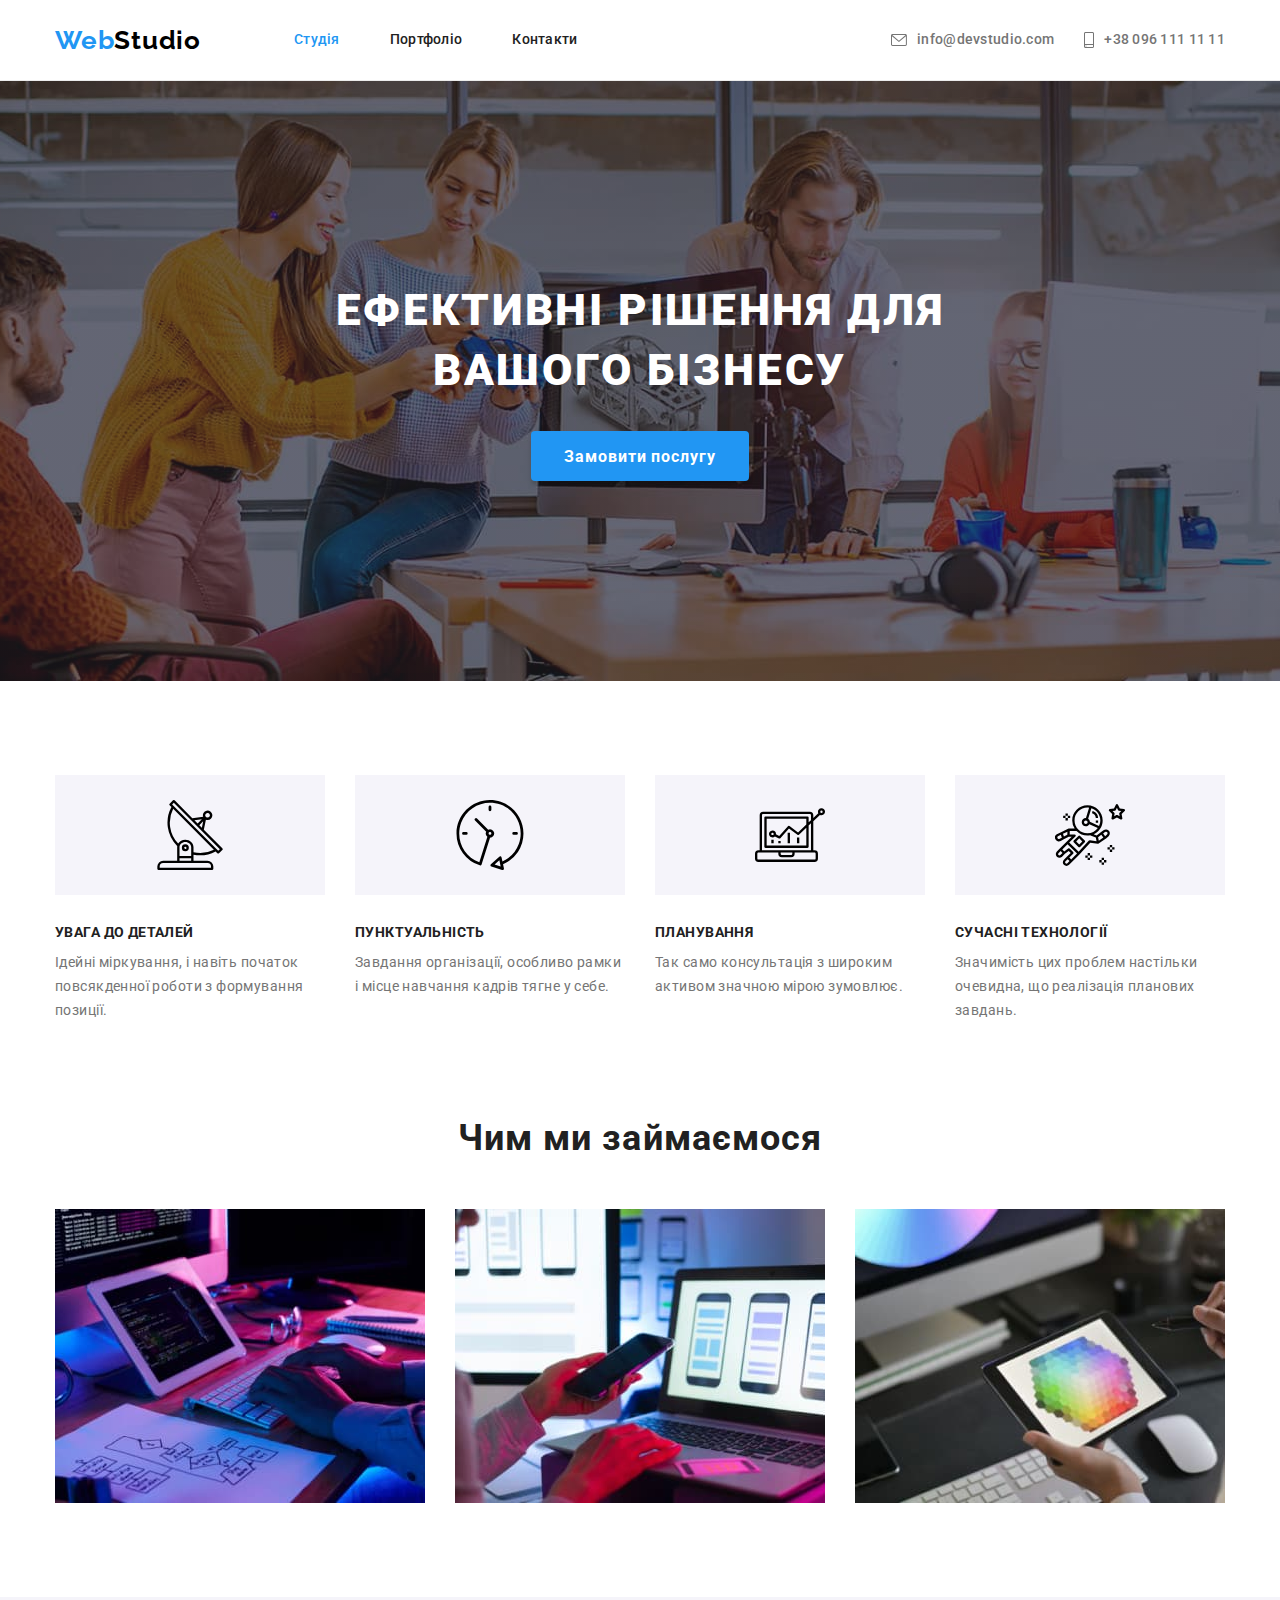
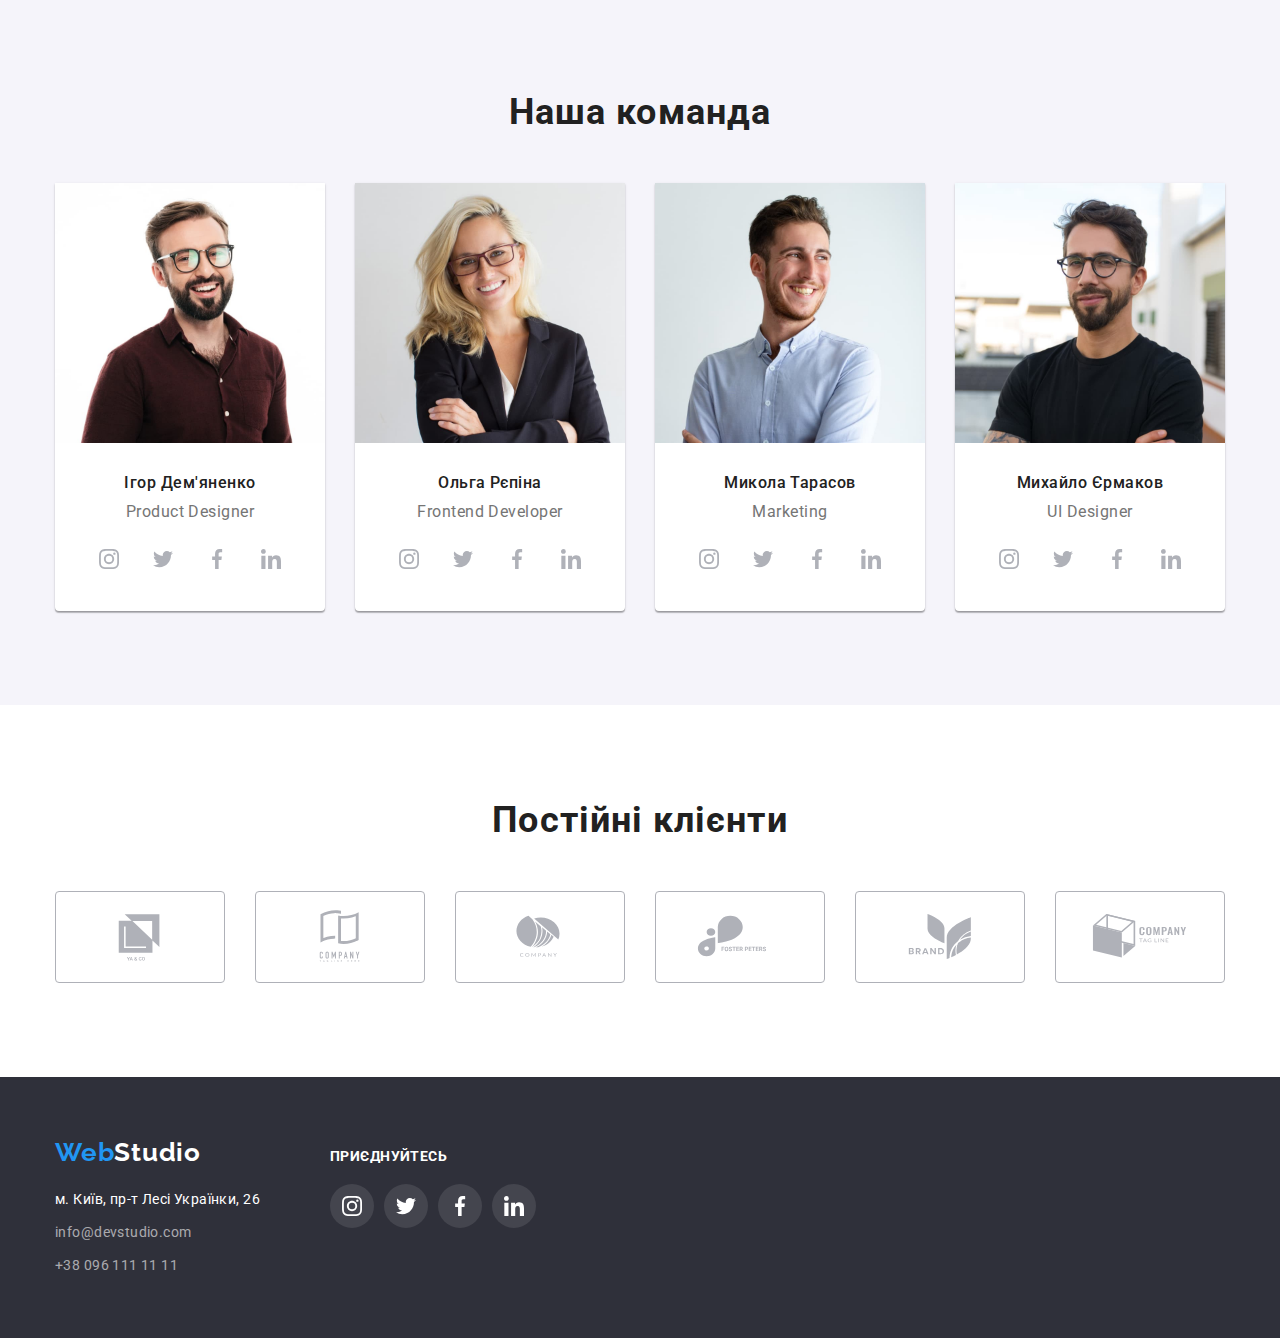
<file: index.html>
<!DOCTYPE html>
<html lang="uk">
  <head>
    <meta charset="UTF-8" />
    <meta http-equiv="X-UA-Compatible" content="IE=edge" />
    <meta name="viewport" content="width=device-width, initial-scale=1.0" />
    <title>WebStudio</title>
    <link rel="preconnect" href="https://fonts.googleapis.com" />
    <link rel="preconnect" href="https://fonts.gstatic.com" crossorigin />
    <link href="https://fonts.googleapis.com/css2?family=Raleway:wght@700&family=Roboto:wght@400;500;700;900&display=swap" rel="stylesheet" />
    <link rel="stylesheet" href="./css/modern-normalize.css" />
    <link rel="stylesheet" href="./css/style.css" />
  </head>

  <body>
    <header class="header">
      <!--Навігація -->
      <div class="nav container">
        <a href="./index.html" class="logo link">Web<span class="last-word">Studio</span></a>
        <nav class="nav">
          <ul class="nav-list list">
            <li class="item">
              <a href="./index.html" class="link current">Студія</a>
            </li>
            <li class="item">
              <a href="./portfolio.html" class="link">Портфоліо</a>
            </li>
            <li class="item">
              <a href="" class="link">Контакти</a>
            </li>
          </ul>
        </nav>
        <ul class="contact-list list">
          <li class="item">
            <a href="mailto:info@devstudio.com" class="link">
              <svg class="contact-list-icon" width="16" height="12">
                <use href="./images/sprite.svg#envelope"></use>
              </svg>
              <p>info@devstudio.com</p></a
            >
          </li>
          <li class="item">
            <a href="tel:+380961111111" class="link">
              <svg class="contact-list-icon" width="10" height="16">
                <use href="./images/sprite.svg#smartphone"></use>
              </svg>
              <p>+38 096 111 11 11</p></a
            >
          </li>
        </ul>
      </div>
    </header>
    <main>
      <!--Герой-->
      <section class="hero-section">
        <div class="container">
          <h1 class="hero-title">Ефективні рішення для вашого бізнесу</h1>
          <button type="button" class="hero-button">Замовити послугу</button>
        </div>
      </section>
      <!--Наші переваги-->
      <section class="section">
        <div class="advantage container">
          <h2 class="visually-hidden">Наші переваги</h2>
          <ul class="feature-list list">
            <li class="item">
              <div class="feature-list-theme">
                <svg class="feature-list-icon" width="70" height="70">
                  <use href="./images/sprite.svg#antenna"></use>
                </svg>
              </div>
              <h3 class="title">Увага до деталей</h3>
              <p class="text">Ідейні міркування, і навіть початок повсякденної роботи з формування позиції.</p>
            </li>
            <li class="item">
              <div class="feature-list-theme">
                <svg class="feature-list-icon" width="70" height="70">
                  <use href="./images/sprite.svg#clock"></use>
                </svg>
              </div>
              <h3 class="title">Пунктуальність</h3>
              <p class="text">Завдання організації, особливо рамки і місце навчання кадрів тягне у себе.</p>
            </li>
            <li class="item">
              <div class="feature-list-theme">
                <svg class="feature-list-icon" width="70" height="70">
                  <use href="./images/sprite.svg#diagram"></use>
                </svg>
              </div>
              <h3 class="title">Планування</h3>
              <p class="text">Так само консультація з широким активом значною мірою зумовлює.</p>
            </li>
            <li class="item">
              <div class="feature-list-theme">
                <svg class="feature-list-icon" width="70" height="70">
                  <use href="./images/sprite.svg#astronaut"></use>
                </svg>
              </div>
              <h3 class="title">Сучасні технології</h3>
              <p class="text">Значимість цих проблем настільки очевидна, що реалізація планових завдань.</p>
            </li>
          </ul>
        </div>
      </section>
      <!--Чим ми займаємося-->
      <section class="section neighborhood no-padding">
        <div class="activity container">
          <h2 class="section-title">Чим ми займаємося</h2>
          <ul class="activity-list list">
            <li class="item">
              <img class="img" src="./images/activity/img1.jpg" alt="нотатка на папері" width="370" />
            </li>
            <li class="item">
              <img class="img" src="./images/activity/img2.jpg" alt="нотатка на ноутбуці" width="370" />
            </li>
            <li class="item">
              <img class="img" src="./images/activity/img3.jpg" alt="нотатка на планшеті" width="370" />
            </li>
          </ul>
        </div>
      </section>
      <!--Наша команда-->
      <section class="section neighbor team">
        <div class="container">
          <h2 class="section-title">Наша команда</h2>
          <ul class="team-list list">
            <li class="item">
              <img class="img" src="./images/team/team1.jpg" alt="Ігор Дем'яненко" width="270" />
              <div class="item-list">
                <h3 class="title">Ігор Дем'яненко</h3>
                <p class="text">Product Designer</p>
                <ul class="socials-list list">
                  <li class="social-item">
                    <a href="https://www.instagram.com" class="team-socials-link link" target="_blank" rel="nofollow noopener noreferrer" aria-label="Instagram icon">
                      <svg class="social-icon" width="20" height="20">
                        <use href="./images/sprite.svg#instagram"></use>
                      </svg>
                    </a>
                  </li>
                  <li class="social-item">
                    <a href="https://twitter.com" class="team-socials-link link" target="_blank" rel="nofollow noopener noreferrer" aria-label="Twitter icon">
                      <svg class="social-icon" width="20" height="20">
                        <use href="./images/sprite.svg#twitter"></use>
                      </svg>
                    </a>
                  </li>
                  <li class="social-item">
                    <a href="https://www.facebook.com" class="team-socials-link link" target="_blank" rel="nofollow noopener noreferrer" aria-label="Facebook icon">
                      <svg class="social-icon" width="20" height="20">
                        <use href="./images/sprite.svg#facebook"></use>
                      </svg>
                    </a>
                  </li>
                  <li class="social-item">
                    <a href="https://pl.linkedin.com" class="team-socials-link link" target="_blank" rel="nofollow noopener noreferrer" aria-label="Linkedin icon">
                      <svg class="social-icon" width="20" height="20">
                        <use href="./images/sprite.svg#linkedin"></use>
                      </svg>
                    </a>
                  </li>
                </ul>
              </div>
            </li>
            <li class="item">
              <img class="img" src="./images/team/team2.jpg" alt="Ольга Рєпіна" width="270" />
              <div class="item-list">
                <h3 class="title">Ольга Рєпіна</h3>
                <p class="text">Frontend Developer</p>
                <ul class="socials-list list">
                  <li class="social-item">
                    <a href="https://www.instagram.com" class="team-socials-link link" target="_blank" rel="nofollow noopener noreferrer" aria-label="Instagram">
                      <svg class="social-icon" width="20" height="20">
                        <use href="./images/sprite.svg#instagram"></use>
                      </svg>
                    </a>
                  </li>
                  <li class="social-item">
                    <a href="https://twitter.com" class="team-socials-link link" target="_blank" rel="nofollow noopener noreferrer" aria-label="Instagram">
                      <svg class="social-icon" width="20" height="20">
                        <use href="./images/sprite.svg#twitter"></use>
                      </svg>
                    </a>
                  </li>
                  <li class="social-item">
                    <a href="https://www.facebook.com" class="team-socials-link link" target="_blank" rel="nofollow noopener noreferrer" aria-label="Instagram">
                      <svg class="social-icon" width="20" height="20">
                        <use href="./images/sprite.svg#facebook"></use>
                      </svg>
                    </a>
                  </li>
                  <li class="social-item">
                    <a href="https://pl.linkedin.com" class="team-socials-link link" target="_blank" rel="nofollow noopener noreferrer" aria-label="Instagram">
                      <svg class="social-icon" width="20" height="20">
                        <use href="./images/sprite.svg#linkedin"></use>
                      </svg>
                    </a>
                  </li>
                </ul>
              </div>
            </li>
            <li class="item">
              <img class="img" src="./images/team/team3.jpg" alt="Микола Тарасов" width="270" />
              <div class="item-list">
                <h3 class="title">Микола Тарасов</h3>
                <p class="text">Marketing</p>
                <ul class="socials-list list">
                  <li class="social-item">
                    <a href="https://www.instagram.com" class="team-socials-link link" target="_blank" rel="nofollow noopener noreferrer" aria-label="Instagram">
                      <svg class="social-icon" width="20" height="20">
                        <use href="./images/sprite.svg#instagram"></use>
                      </svg>
                    </a>
                  </li>
                  <li class="social-item">
                    <a href="https://twitter.com" class="team-socials-link link" target="_blank" rel="nofollow noopener noreferrer" aria-label="Instagram">
                      <svg class="social-icon" width="20" height="20">
                        <use href="./images/sprite.svg#twitter"></use>
                      </svg>
                    </a>
                  </li>
                  <li class="social-item">
                    <a href="https://www.facebook.com" class="team-socials-link link" target="_blank" rel="nofollow noopener noreferrer" aria-label="Instagram">
                      <svg class="social-icon" width="20" height="20">
                        <use href="./images/sprite.svg#facebook"></use>
                      </svg>
                    </a>
                  </li>
                  <li class="social-item">
                    <a href="https://pl.linkedin.com" class="team-socials-link link" target="_blank" rel="nofollow noopener noreferrer" aria-label="Instagram">
                      <svg class="social-icon" width="20" height="20">
                        <use href="./images/sprite.svg#linkedin"></use>
                      </svg>
                    </a>
                  </li>
                </ul>
              </div>
            </li>
            <li class="item">
              <img class="img" src="./images/team/team4.jpg" alt="Михайло Єрмаков" width="270" />
              <div class="item-list">
                <h3 class="title">Михайло Єрмаков</h3>
                <p class="text">UI Designer</p>
                <ul class="socials-list list">
                  <li class="social-item">
                    <a href="https://www.instagram.com" class="team-socials-link link" target="_blank" rel="nofollow noopener noreferrer" aria-label="Instagram">
                      <svg class="social-icon" width="20" height="20">
                        <use href="./images/sprite.svg#instagram"></use>
                      </svg>
                    </a>
                  </li>
                  <li class="social-item">
                    <a href="https://twitter.com" class="team-socials-link link" target="_blank" rel="nofollow noopener noreferrer" aria-label="Instagram">
                      <svg class="social-icon" width="20" height="20">
                        <use href="./images/sprite.svg#twitter"></use>
                      </svg>
                    </a>
                  </li>
                  <li class="social-item">
                    <a href="https://www.facebook.com" class="team-socials-link link" target="_blank" rel="nofollow noopener noreferrer" aria-label="Instagram">
                      <svg class="social-icon" width="20" height="20">
                        <use href="./images/sprite.svg#facebook"></use>
                      </svg>
                    </a>
                  </li>
                  <li class="social-item">
                    <a href="https://pl.linkedin.com" class="team-socials-link link" target="_blank" rel="nofollow noopener noreferrer" aria-label="Instagram">
                      <svg class="social-icon" width="20" height="20">
                        <use href="./images/sprite.svg#linkedin"></use>
                      </svg>
                    </a>
                  </li>
                </ul>
              </div>
            </li>
          </ul>
        </div>
      </section>
      <!-- Постійні клієнти -->
      <section class="section neighbor">
        <div class="container">
          <h2 class="section-title">Постійні клієнти</h2>
          <ul class="clients-list list">
            <li class="clients-list-item">
              <a href="#" class="clients-link link" target="_blank" rel="nofollow noopener noreferrer" aria-label="Clients company icon">
                <svg class="clients-icon" width="106" height="60">
                  <use href="./images/sprite.svg#clients-logo-1"></use>
                </svg>
              </a>
            </li>
            <li class="clients-list-item">
              <a href="#" class="clients-link link" target="_blank" rel="nofollow noopener noreferrer" aria-label="Clients company icon">
                <svg class="clients-icon" width="106" height="60">
                  <use href="./images/sprite.svg#clients-logo-2"></use>
                </svg>
              </a>
            </li>
            <li class="clients-list-item">
              <a href="#" class="clients-link link" target="_blank" rel="nofollow noopener noreferrer" aria-label="Clients company icon">
                <svg class="clients-icon" width="106" height="60">
                  <use href="./images/sprite.svg#clients-logo-3"></use>
                </svg>
              </a>
            </li>
            <li class="clients-list-item">
              <a href="#" class="clients-link link" target="_blank" rel="nofollow noopener noreferrer" aria-label="Clients company icon">
                <svg class="clients-icon" width="106" height="60">
                  <use href="./images/sprite.svg#clients-logo-4"></use>
                </svg>
              </a>
            </li>
            <li class="clients-list-item">
              <a href="#" class="clients-link link" target="_blank" rel="nofollow noopener noreferrer" aria-label="Clients company icon">
                <svg class="clients-icon" width="106" height="60">
                  <use href="./images/sprite.svg#clients-logo-5"></use>
                </svg>
              </a>
            </li>
            <li class="clients-list-item">
              <a href="#" class="clients-link link" target="_blank" rel="nofollow noopener noreferrer" aria-label="Clients company icon">
                <svg class="clients-icon" width="106" height="60">
                  <use href="./images/sprite.svg#clients-logo-6"></use>
                </svg>
              </a>
            </li>
          </ul>
        </div>
      </section>
    </main>
    <!--Підвал-->
    <footer class="footer">
      <div class="container">
        <div>
          <a href="./index.html" class="footer-logo logo link">Web<span class="last-word">Studio</span></a>
          <address>
            <ul class="footer-list list">
              <li class="item">
                <a href="https://goo.gl/maps/ds5fiVd6XjCEJLPA6" class="footer-map-link link" target="_blank" rel="noopener noreferrer nofollow">м. Київ, пр-т Лесі Українки, 26</a>
              </li>
              <li class="item">
                <a href="mailto:info@devstudio.com" class="footer-link link">info@devstudio.com</a>
              </li>
              <li class="item">
                <a href="tel:+380961111111" class="footer-link link">+38 096 111 11 11</a>
              </li>
            </ul>
          </address>
        </div>
        <div class="footer-social">
          <p class="text"><strong>ПРИЄДНУЙТЕСЬ</strong></p>
          <ul class="socials-list list">
            <li class="social-item">
              <a href="https://www.instagram.com" class="footer-socials-link link" target="_blank" rel="nofollow noopener noreferrer" aria-label="Instagram icon">
                <svg class="social-icon" width="20" height="20">
                  <use href="./images/sprite.svg#instagram"></use>
                </svg>
              </a>
            </li>
            <li class="social-item">
              <a href="https://twitter.com" class="footer-socials-link link" target="_blank" rel="nofollow noopener noreferrer" aria-label="Twitter icon">
                <svg class="social-icon" width="20" height="20">
                  <use href="./images/sprite.svg#twitter"></use>
                </svg>
              </a>
            </li>
            <li class="social-item">
              <a href="https://www.facebook.com" class="footer-socials-link link" target="_blank" rel="nofollow noopener noreferrer" aria-label="Facebook icon">
                <svg class="social-icon" width="20" height="20">
                  <use href="./images/sprite.svg#facebook"></use>
                </svg>
              </a>
            </li>
            <li class="social-item">
              <a href="https://pl.linkedin.com" class="footer-socials-link link" target="_blank" rel="nofollow noopener noreferrer" aria-label="Linkedin icon">
                <svg class="social-icon" width="20" height="20">
                  <use href="./images/sprite.svg#linkedin"></use>
                </svg>
              </a>
            </li>
          </ul>
        </div>
      </div>
    </footer>
  </body>
</html>
</file>
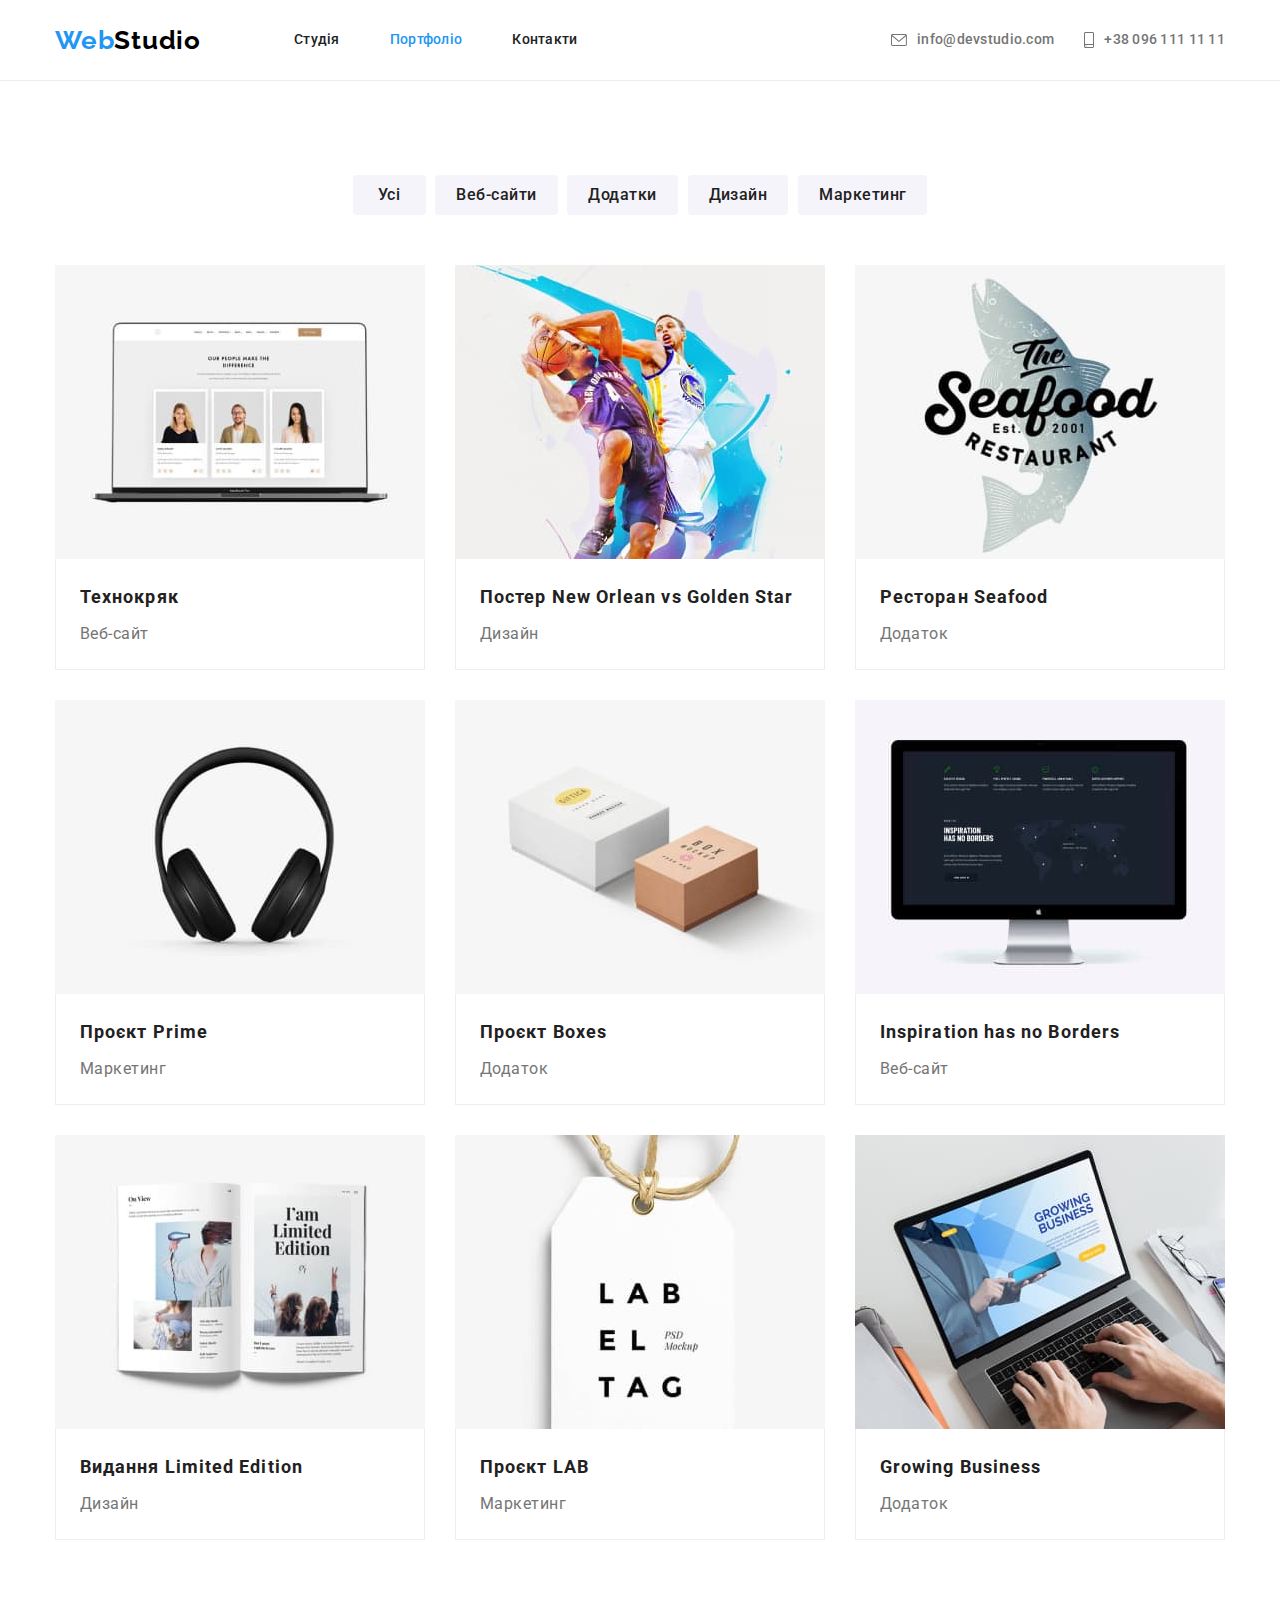
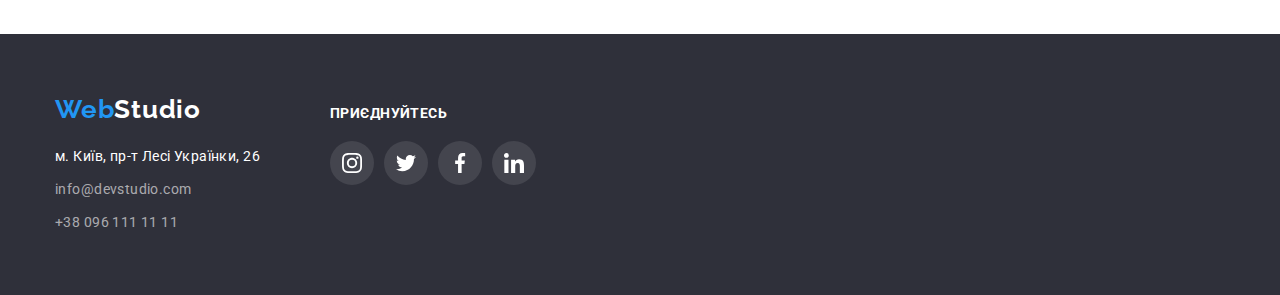
<file: portfolio.html>
<!DOCTYPE html>
<html lang="uk">
  <head>
    <meta charset="UTF-8" />
    <meta http-equiv="X-UA-Compatible" content="IE=edge" />
    <meta name="viewport" content="width=device-width, initial-scale=1.0" />
    <title>WebStudio</title>
    <link rel="preconnect" href="https://fonts.googleapis.com" />
    <link rel="preconnect" href="https://fonts.gstatic.com" crossorigin />
    <link href="https://fonts.googleapis.com/css2?family=Raleway:wght@700&family=Roboto:wght@400;500;700;900&display=swap" rel="stylesheet" />
    <link rel="stylesheet" href="./css/modern-normalize.css" />
    <link rel="stylesheet" href="./css/style.css" />
  </head>
  <body>
    <header class="header">
      <!--Навігація -->
      <div class="nav container">
        <a href="./index.html" class="logo link">Web<span class="last-word">Studio</span></a>
        <nav class="nav">
          <ul class="nav-list list">
            <li class="item">
              <a href="./index.html" class="link">Студія</a>
            </li>
            <li class="item">
              <a href="./portfolio.html" class="link current">Портфоліо</a>
            </li>
            <li class="item">
              <a href="" class="link">Контакти</a>
            </li>
          </ul>
        </nav>
        <ul class="contact-list list">
          <li class="item">
            <a href="mailto:info@devstudio.com" class="link">
              <svg class="contact-list-icon" width="16" height="12">
                <use href="./images/sprite.svg#envelope"></use>
              </svg>
              <p>info@devstudio.com</p></a
            >
          </li>
          <li class="item">
            <a href="tel:+380961111111" class="link">
              <svg class="contact-list-icon" width="10" height="16">
                <use href="./images/sprite.svg#smartphone"></use>
              </svg>
              <p>+38 096 111 11 11</p></a
            >
          </li>
        </ul>
      </div>
    </header>
    <main>
      <!--Портфоліо-->
      <section class="section">
        <div class="container">
          <h1 class="visually-hidden">Портфоліо</h1>
          <ul class="list-portfolio list">
            <li class="portfolio-item">
              <button type="button" class="button btn">Усі</button>
            </li>
            <li class="portfolio-item">
              <button type="button" class="button btn">Веб-сайти</button>
            </li>
            <li class="portfolio-item">
              <button type="button" class="button btn">Додатки</button>
            </li>
            <li class="portfolio-item">
              <button type="button" class="button btn">Дизайн</button>
            </li>
            <li class="portfolio-item">
              <button type="button" class="button btn">Маркетинг</button>
            </li>
          </ul>
          <ul class="project-list list">
            <li class="project-list-item">
              <a href="" class="project-list-link">
                <img class="img" src="./images/portfolio/imgproject1.jpg" alt="зображення проекту 1" width="370" height="294" />
                <div class="border">
                  <h2 class="project-title">Технокряк</h2>
                  <p class="project-text">Веб-сайт</p>
                </div>
              </a>
            </li>
            <li class="project-list-item">
              <a href="" class="project-list-link">
                <img class="img" src="./images/portfolio/imgproject2.jpg" alt="зображення проекту 2" width="370" height="294" />
                <div class="border">
                  <h2 class="project-title">Постер New Orlean vs Golden Star</h2>
                  <p class="project-text">Дизайн</p>
                </div>
              </a>
            </li>
            <li class="project-list-item">
              <a href="" class="project-list-link">
                <img class="img" src="./images/portfolio/imgproject3.jpg" alt="зображення проекту 3" width="370" height="294" />
                <div class="border">
                  <h2 class="project-title">Ресторан Seafood</h2>
                  <p class="project-text">Додаток</p>
                </div>
              </a>
            </li>
            <li class="project-list-item">
              <a href="" class="project-list-link">
                <img class="img" src="./images/portfolio/imgproject4.jpg" alt="зображення проекту 4" width="370" height="294" />
                <div class="border">
                  <h2 class="project-title">Проєкт Prime</h2>
                  <p class="project-text">Маркетинг</p>
                </div>
              </a>
            </li>
            <li class="project-list-item">
              <a href="" class="project-list-link">
                <img class="img" src="./images/portfolio/imgproject5.jpg" alt="зображення проекту 5" width="370" height="294" />
                <div class="border">
                  <h2 class="project-title">Проєкт Boxes</h2>
                  <p class="project-text">Додаток</p>
                </div>
              </a>
            </li>
            <li class="project-list-item">
              <a href="" class="project-list-link">
                <img class="img" src="./images/portfolio/imgproject6.jpg" alt="зображення проекту 6" width="370" height="294" />
                <div class="border">
                  <h2 class="project-title">Inspiration has no Borders</h2>
                  <p class="project-text">Веб-сайт</p>
                </div>
              </a>
            </li>
            <li class="project-list-item">
              <a href="" class="project-list-link">
                <img class="img" src="./images/portfolio/imgproject7.jpg" alt="зображення проекту 7" width="370" height="294" />
                <div class="border">
                  <h2 class="project-title">Видання Limited Edition</h2>
                  <p class="project-text">Дизайн</p>
                </div>
              </a>
            </li>
            <li class="project-list-item">
              <a href="" class="project-list-link">
                <img class="img" src="./images/portfolio/imgproject8.jpg" alt="зображення проекту 8" width="370" height="294" />
                <div class="border">
                  <h2 class="project-title">Проєкт LAB</h2>
                  <p class="project-text">Маркетинг</p>
                </div>
              </a>
            </li>
            <li class="project-list-item">
              <a href="" class="project-list-link">
                <img class="img" src="./images/portfolio/imgproject9.jpg" alt="зображення проекту 9" width="370" height="294" />
                <div class="border">
                  <h2 class="project-title">Growing Business</h2>
                  <p class="project-text">Додаток</p>
                </div>
              </a>
            </li>
          </ul>
        </div>
      </section>
    </main>
    <footer class="footer">
      <div class="container">
        <div>
          <a href="./index.html" class="footer-logo logo link">Web<span class="last-word">Studio</span></a>
          <address>
            <ul class="footer-list list">
              <li class="item">
                <a href="https://goo.gl/maps/ds5fiVd6XjCEJLPA6" class="footer-map-link link" target="_blank" rel="noopener noreferrer nofollow">м. Київ, пр-т Лесі Українки, 26</a>
              </li>
              <li class="item">
                <a href="mailto:info@devstudio.com" class="footer-link link">info@devstudio.com</a>
              </li>
              <li class="item">
                <a href="tel:+380961111111" class="footer-link link">+38 096 111 11 11</a>
              </li>
            </ul>
          </address>
        </div>
        <div class="footer-social">
          <p class="text"><strong>ПРИЄДНУЙТЕСЬ</strong></p>
          <ul class="socials-list list">
            <li class="social-item">
              <a href="https://www.instagram.com" class="footer-socials-link link" target="_blank" rel="nofollow noopener noreferrer" aria-label="Instagram icon">
                <svg class="social-icon" width="20" height="20">
                  <use href="./images/sprite.svg#instagram"></use>
                </svg>
              </a>
            </li>
            <li class="social-item">
              <a href="https://twitter.com" class="footer-socials-link link" target="_blank" rel="nofollow noopener noreferrer" aria-label="Twitter icon">
                <svg class="social-icon" width="20" height="20">
                  <use href="./images/sprite.svg#twitter"></use>
                </svg>
              </a>
            </li>
            <li class="social-item">
              <a href="https://www.facebook.com" class="footer-socials-link link" target="_blank" rel="nofollow noopener noreferrer" aria-label="Facebook icon">
                <svg class="social-icon" width="20" height="20">
                  <use href="./images/sprite.svg#facebook"></use>
                </svg>
              </a>
            </li>
            <li class="social-item">
              <a href="https://pl.linkedin.com" class="footer-socials-link link" target="_blank" rel="nofollow noopener noreferrer" aria-label="Linkedin icon">
                <svg class="social-icon" width="20" height="20">
                  <use href="./images/sprite.svg#linkedin"></use>
                </svg>
              </a>
            </li>
          </ul>
        </div>
      </div>
    </footer>
  </body>
</html>
</file>
<file: css/style.css>
/* ГОЛОВНІ СТИЛІ */
h1,
h2,
h3,
h4,
h5,
h6,
p {
  margin-top: 0;
  margin-bottom: 0;
}
a {
  margin: 0;
  text-decoration: none;
}
:root {
  --portfolio-border-color: #eeeeee;
  --link-color: #afb1b8;
  --secondary-text-color: #212121;
  --primary-text-color: #757575;
  --white-color: #ffffff;
  --black-color: #000000;
  --footer-text-color: rgba(255, 255, 255, 0.6);
  --accent-color: #2196f3;
  --hero-footer-background-color: #2f303a;
  --team-button-background-color: #f5f4fa;
  --hero-button-background-color: #188ce8;
}

body {
  font-family: 'Roboto', sans-serif;
  color: var(--primary-text-color);
  background-color: var(--white-color);
}

.list {
  padding: 0;
  margin: 0;
  list-style: none;
}

.img {
  display: block;
}

.visually-hidden {
  position: absolute;
  width: 1px;
  height: 1px;
  margin: -1px;
  border: 0;
  padding: 0;
  white-space: nowrap;
  clip-path: inset(100%);
  clip: rect(0 0 0 0);
  overflow: hidden;
}
.container {
  padding-left: 15px;
  padding-right: 15px;
  margin-right: auto;
  margin-left: auto;
  width: 1200px;
}
.neighbor:nth-child(2n) {
  background-color: var(--team-button-background-color);
}

/* ХЕДЕР */

.header {
  border-bottom: 1px solid #ececec;
}

.nav.container {
  display: flex;
  align-items: center;
}

.logo {
  display: block;

  color: var(--accent-color);

  font-family: 'Raleway', sans-serif;
  font-weight: 700;
  font-size: 26px;
  line-height: 1.19;
  letter-spacing: 0.03em;
}

.logo > .last-word {
  color: var(--black-color);
}

.nav-list {
  display: flex;
  margin-left: 93px;
  gap: 50px;
}

.nav-list .link {
  display: block;
  padding-top: 32px;
  padding-bottom: 32px;

  color: var(--secondary-text-color);

  font-weight: 500;
  font-size: 14px;
  line-height: 1.14;
  letter-spacing: 0.02em;
}

.nav-list .link.current {
  color: var(--accent-color);
}

.contact-list {
  display: flex;
  margin-left: auto;
  gap: 30px;
}
.contact-list .link {
  display: flex;
  align-items: center;

  color: var(--primary-text-color);
}
.contact-list-icon {
  margin-right: 10px;

  fill: currentColor;
}

.contact-list .link {
  color: var(--primary-text-color--);

  font-weight: 500;
  font-size: 14px;
  line-height: 1.14;
  letter-spacing: 0.02em;
}

.footer-list .link:hover,
.footer-list .link:focus,
.contact-list .link:hover,
.contact-list .link:focus,
.nav-list .link:hover,
.nav-list .link:focus {
  color: var(--accent-color);
}

/* ГЕРОЙ */
.hero-section {
  padding: 200px 0;
  max-width: 1600px;
  min-height: 600px;
  margin-left: auto;
  margin-right: auto;

  background-color: var(--hero-footer-background-color);
  background-image: linear-gradient(to bottom, rgba(47, 48, 58, 0.4), rgba(47, 48, 58, 0.4)), url('../images/hero-bg.jpg');
  background-repeat: no-repeat;
  background-position: center;
  background-size: cover;

  text-align: center;
}
.hero-title {
  max-width: 696px;
  margin: 0 auto 30px;

  color: var(--white-color);

  font-weight: 900;
  font-size: 44px;
  line-height: 1.36;
  text-align: center;
  letter-spacing: 0.06em;
  text-transform: uppercase;
}
.hero-button {
  display: inline-block;
  padding: 10px 32px;
  border-radius: 4px;
  box-shadow: 0px 4px 4px rgba(0, 0, 0, 0.15);
  border: 1px solid transparent;
  text-align: center;
  min-width: 216px;
  height: 50px;

  color: var(--white-color);
  background: var(--accent-color);

  font-family: inherit;
  font-weight: 700;
  font-size: 16px;
  line-height: 1.87;
  letter-spacing: 0.06em;
}
.hero-button:hover,
.hero-button:focus {
  cursor: pointer;
  background-color: var(--hero-button-background-color);
}
/* ПЕРЕВАГИ*/
.advantage.container {
  justify-content: space-between;
}

.section {
  padding: 94px 0px;
}
.feature-list {
  display: flex;
  gap: 30px;
}
.feature-list > .item {
  width: 270px;
}
.feature-list .title {
  margin-bottom: 10px;

  color: var(--secondary-text-color);

  font-weight: 700;
  font-size: 14px;
  line-height: 1.14;
  letter-spacing: 0.03em;
  text-transform: uppercase;
}
.feature-list .text {
  font-size: 14px;
  line-height: 1.71;
  letter-spacing: 0.03em;
}
.feature-list-theme {
  display: flex;
  align-items: center;
  justify-content: center;
  margin-bottom: 30px;
  height: 120px;
  width: 270px;

  background-color: var(--team-button-background-color);
}
/* ЧИМ МИ ЗАЙМАЄМОСЯ */
.activity.container {
  justify-content: space-between;
}
.activity-list {
  display: flex;
  gap: 30px;
}
.activity-list .img {
  max-width: 100%;
  height: auto;
}
.section.no-padding {
  padding: 0px 0px 94px 0px;
}
.section-title {
  margin-bottom: 50px;

  color: var(--secondary-text-color);

  font-weight: 700;
  font-size: 36px;
  line-height: 1.17;
  text-align: center;
  letter-spacing: 0.03em;
}
/* КОМАНДА */
.team-list {
  display: flex;
  gap: 30px;
  justify-content: space-between;
}
.item-list .title {
  margin-bottom: 10px;

  color: var(--secondary-text-color);

  font-size: 16px;
  font-weight: 500;
}
.team-list > .item {
  box-shadow: 0px 1px 3px rgba(0, 0, 0, 0.12), 0px 1px 1px rgba(0, 0, 0, 0.14), 0px 2px 1px rgba(0, 0, 0, 0.2);
  border-radius: 0px 0px 4px 4px;
  max-width: 270px;

  background-color: var(--white-color);

  font-size: 16px;
  line-height: 1.19;
  text-align: center;
  letter-spacing: 0.03em;
}
.team-list .text {
  margin-bottom: 16px;
}

.team-list .img {
  max-width: 100%;
  height: auto;
}
.item-list {
  padding: 30px 30px;
}
.socials-list {
  display: flex;
  justify-content: center;
  flex-wrap: wrap;
  align-items: center;
  gap: 10px;
}
.team-socials-link {
  display: flex;
  align-items: center;
  justify-content: center;
  width: 44px;
  height: 44px;
  border-radius: 50%;

  color: var(--link-color);
  background-color: var(--white-color);
}
.social-icon {
  fill: currentColor;
}
.team-socials-link:hover,
.team-socials-link:focus {
  color: var(--white-color);
  background-color: var(--accent-color);
}

/* Постійні клієнти */
.clients-list {
  display: flex;
  align-items: center;
  justify-content: center;
  gap: 30px;
}
.clients-link {
  display: flex;
  align-items: center;
  justify-content: center;
  width: 170px;
  height: 92px;

  color: var(--link-color);
  border: 1px solid var(--link-color);
  border-radius: 4px;
}
.clients-icon {
  fill: currentColor;
}
.clients-link:hover,
.clients-link:focus {
  color: var(--accent-color);
  border-color: var(--accent-color);
}

/* ФУТЕР */
.footer {
  padding: 60px 0;

  background: var(--hero-footer-background-color);
}

.footer-logo {
  margin-bottom: 20px;
}

.footer-logo .last-word {
  color: var(--white-color);
}

.footer-link {
  color: var(--footer-text-color);
}

.footer-map-link {
  color: var(--white-color);
}

.footer-list .link {
  display: block;

  font-size: 14px;
  line-height: 1.71;
  letter-spacing: 0.03em;
  font-style: normal;
}
.footer-list > .item:not(:last-child) {
  margin-bottom: 9px;
}
.footer .container {
  display: flex;
  align-items: baseline;
  gap: 70px;
}
.footer-social > .text {
  margin-bottom: 20px;

  color: var(--white-color);

  font-size: 14px;
  line-height: calc(16 / 14);
  letter-spacing: 0.03em;
}
.footer-socials-link {
  display: flex;
  align-items: center;
  justify-content: center;
  width: 44px;
  height: 44px;

  color: var(--white-color);
  background-color: rgba(255, 255, 255, 0.1);
  border-radius: 50%;
}
.footer-socials-link:hover,
.footer-socials-link:focus {
  background-color: var(--accent-color);
}

/* ПОРТФОЛІО */
.list-portfolio {
  display: flex;
  text-align: center;
  width: 575px;
  margin-left: auto;
  margin-right: auto;
  margin-bottom: 50px;
  gap: 8px;
  justify-content: space-between;
}
.portfolio-item > .button {
  display: inline-block;
  padding: 6px 20px;
  border: 1px solid transparent;
  border-radius: 4px;
  min-width: 73px;

  color: var(--secondary-text-color);
  background: var(--team-button-background-color);

  font-family: inherit;
  font-weight: 500;
  font-size: 16px;
  line-height: 1.63;
  letter-spacing: 0.03em;
  text-align: center;
}
.btn:hover,
.btn:focus {
  border-radius: 4px;
  box-shadow: 0px 3px 1px rgba(0, 0, 0, 0.1), 0px 1px 2px rgba(0, 0, 0, 0.08), 0px 2px 2px rgba(0, 0, 0, 0.12);
  cursor: pointer;

  color: var(--white-color);
  background: var(--accent-color);
}
.project-list {
  display: flex;
  flex-wrap: wrap;
  gap: 30px;
}
.project-list-item .project-title {
  margin-bottom: 4px;

  color: var(--secondary-text-color);

  font-weight: 700;
  font-size: 18px;
  line-height: 2;
  letter-spacing: 0.06em;
}
.project-list-item .project-text {
  color: var(--primary-text-color);

  font-size: 16px;
  line-height: 1.88;
  letter-spacing: 0.03em;
}
.project-list-item .img {
  max-width: 100%;
  height: auto;
}
.project-list-item .border {
  padding: 20px 24px;
  border: 1px solid var(--portfolio-border-color);
  border-top: none;
}
.project-list-item {
  flex-basis: calc((100% - 60px) / 3);
}
.project-list-link {
  display: block;
}
.project-list-link:hover,
.project-list-link:focus {
  border: 1px solid var(--portfolio-border-color);
  box-shadow: 0px 1px 1px rgba(0, 0, 0, 0.12), 0px 4px 4px rgba(0, 0, 0, 0.06), 1px 4px 6px rgba(0, 0, 0, 0.16);
}
</file>
